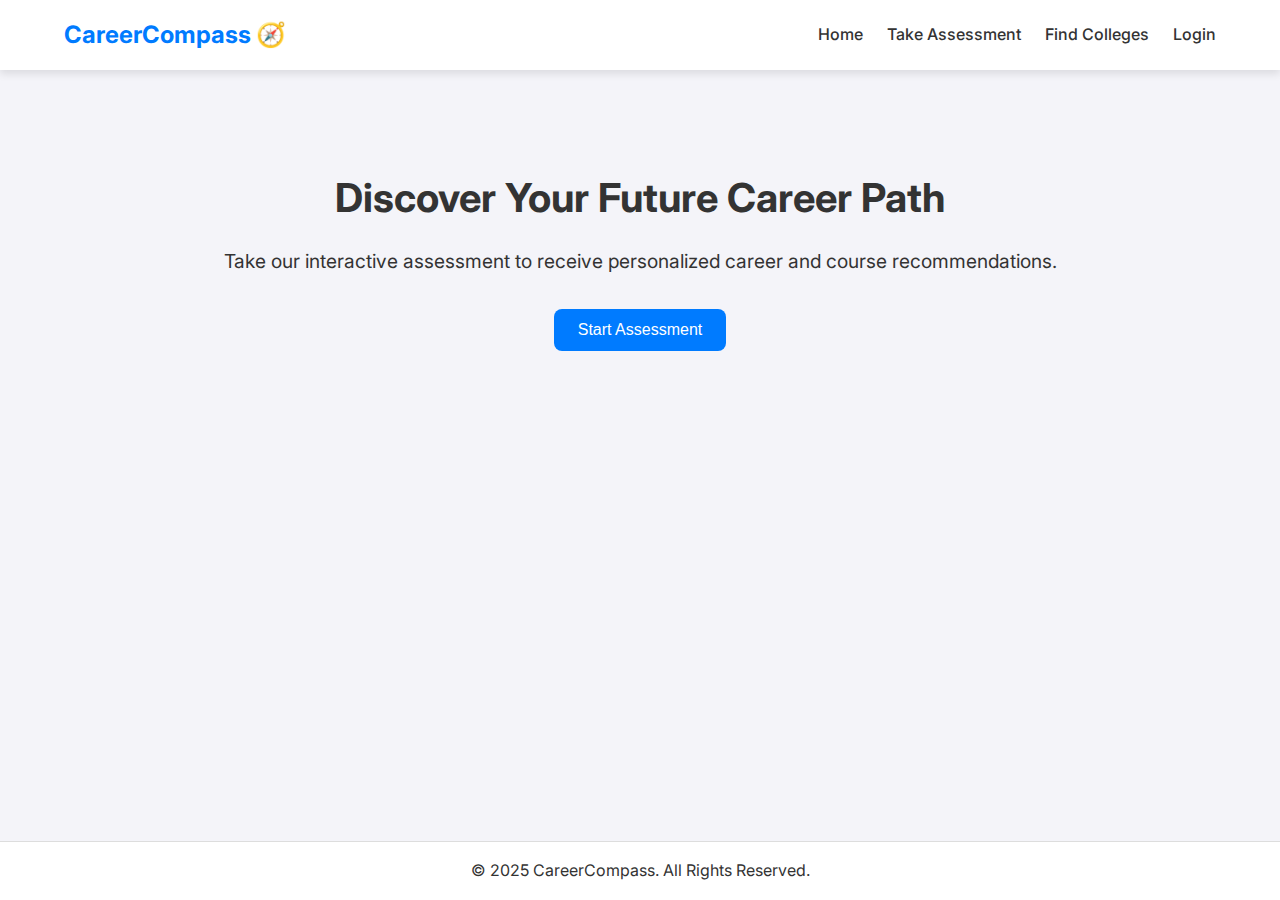
<file: index.html>
<!DOCTYPE html>
<html lang="en">
  <head>
    <meta charset="UTF-8" />
    <meta name="viewport" content="width=device-width, initial-scale=1.0" />
    <title>CareerCompass - Find Your Path</title>
    <link rel="preconnect" href="https://fonts.googleapis.com" />
    <link rel="preconnect" href="https://fonts.gstatic.com" crossorigin />
    <link
      href="https://fonts.googleapis.com/css2?family=Inter:wght@300;400;600;700&display=swap"
      rel="stylesheet"
    />
    <link rel="stylesheet" href="style.css" />
  </head>
  <body>
    <header>
      <nav>
        <a href="#home" class="logo">CareerCompass 🧭</a>
        <ul>
          <li><a href="#home" class="nav-link">Home</a></li>
          <li><a href="#assessment" class="nav-link">Take Assessment</a></li>
          <li><a href="#colleges" class="nav-link">Find Colleges</a></li>
          <li><a href="#login" class="nav-link" id="auth-link">Login</a></li>
        </ul>
      </nav>
    </header>

    <main>
      <section id="home" class="page active">
        <div class="hero">
          <h1>Discover Your Future Career Path</h1>
          <p>
            Take our interactive assessment to receive personalized career and
            course recommendations.
          </p>
          <button id="start-assessment-btn" class="btn btn-primary">
            Start Assessment
          </button>
        </div>
      </section>

      <section id="assessment" class="page">
        <h2>Career Assessment</h2>
        <div id="assessment-container" class="card">
          <div id="question-area">
            <h3 id="question-text"></h3>
            <div id="options-container"></div>
          </div>
          <div id="assessment-navigation">
            <button id="prev-btn" class="btn">Previous</button>
            <button id="next-btn" class="btn">Next</button>
            <button id="submit-btn" class="btn btn-primary">Submit</button>
          </div>
        </div>
      </section>

      <section id="recommendations" class="page">
        <h2>Your Career Recommendations</h2>
        <p>
          Based on your answers, here are the career paths that best match your
          profile.
        </p>
        <div id="recommendations-container" class="grid-container"></div>
        <div id="courses-wrapper" class="card" style="display: none">
          <h3>Suggested Courses</h3>
          <div id="courses-container" class="grid-container"></div>
        </div>
        <div id="nearby-wrapper" class="card" style="display: none">
          <h3>Nearby Colleges For You</h3>
          <p class="muted">
            We used your location to find colleges within your area.
          </p>
          <div id="nearby-colleges" class="grid-container"></div>
        </div>
        <button id="restart-assessment-btn" class="btn">
          Take Assessment Again
        </button>
      </section>

      <section id="colleges" class="page">
        <h2>Find Nearby Colleges</h2>
        <div class="card">
          <div class="toolbar">
            <button id="use-my-location" type="button" class="btn">
              Use My Location
            </button>
            <select id="radius-km" aria-label="Search radius">
              <option value="10">10 km</option>
              <option value="25">25 km</option>
              <option value="30" selected>30 km</option>
              <option value="50">50 km</option>
              <option value="100">100 km</option>
            </select>
          </div>
          <form id="college-filter-form">
            <div class="form-group">
              <label for="location">Enter City:</label>
              <input
                type="text"
                id="location"
                placeholder="e.g., Mumbai, Delhi"
              />
            </div>
            <div class="form-group">
              <label for="course">Filter by Course:</label>
              <select id="course">
                <option value="">All Courses</option>
                <option value="Engineering">Engineering</option>
                <option value="Medicine">Medicine</option>
                <option value="Arts">Arts</option>
                <option value="Commerce">Commerce</option>
              </select>
            </div>
            <div class="form-group">
              <label for="college-type">Filter by College Type:</label>
              <select id="college-type">
                <option value="">All Types</option>
                <option value="Public">Public</option>
                <option value="Private">Private</option>
              </select>
            </div>
            <button type="submit" class="btn btn-primary">
              Search Colleges
            </button>
          </form>
        </div>
        <div id="colleges-container" class="grid-container"></div>
      </section>

      <section id="login" class="page">
        <h2>Login or Create Account</h2>
        <p>(This is a demonstration. No data is saved.)</p>
        <div class="card">
          <form id="login-form">
            <div class="form-group">
              <label for="email">Email Address:</label>
              <input
                type="email"
                id="email"
                placeholder="you@example.com"
                required
              />
            </div>
            <div class="form-group">
              <label for="password">Password:</label>
              <input type="password" id="password" required />
            </div>
            <button type="submit" class="btn btn-primary">Login</button>
          </form>
        </div>
      </section>
    </main>

    <footer>
      <p>&copy; 2025 CareerCompass. All Rights Reserved.</p>
    </footer>

    <div id="loading-overlay" class="hidden">
      <div class="spinner"></div>
      <p>Finding the best options for you…</p>
    </div>

    <div id="toast" class="hidden"></div>

    <script src="script.js"></script>
  </body>
</html>
</file>
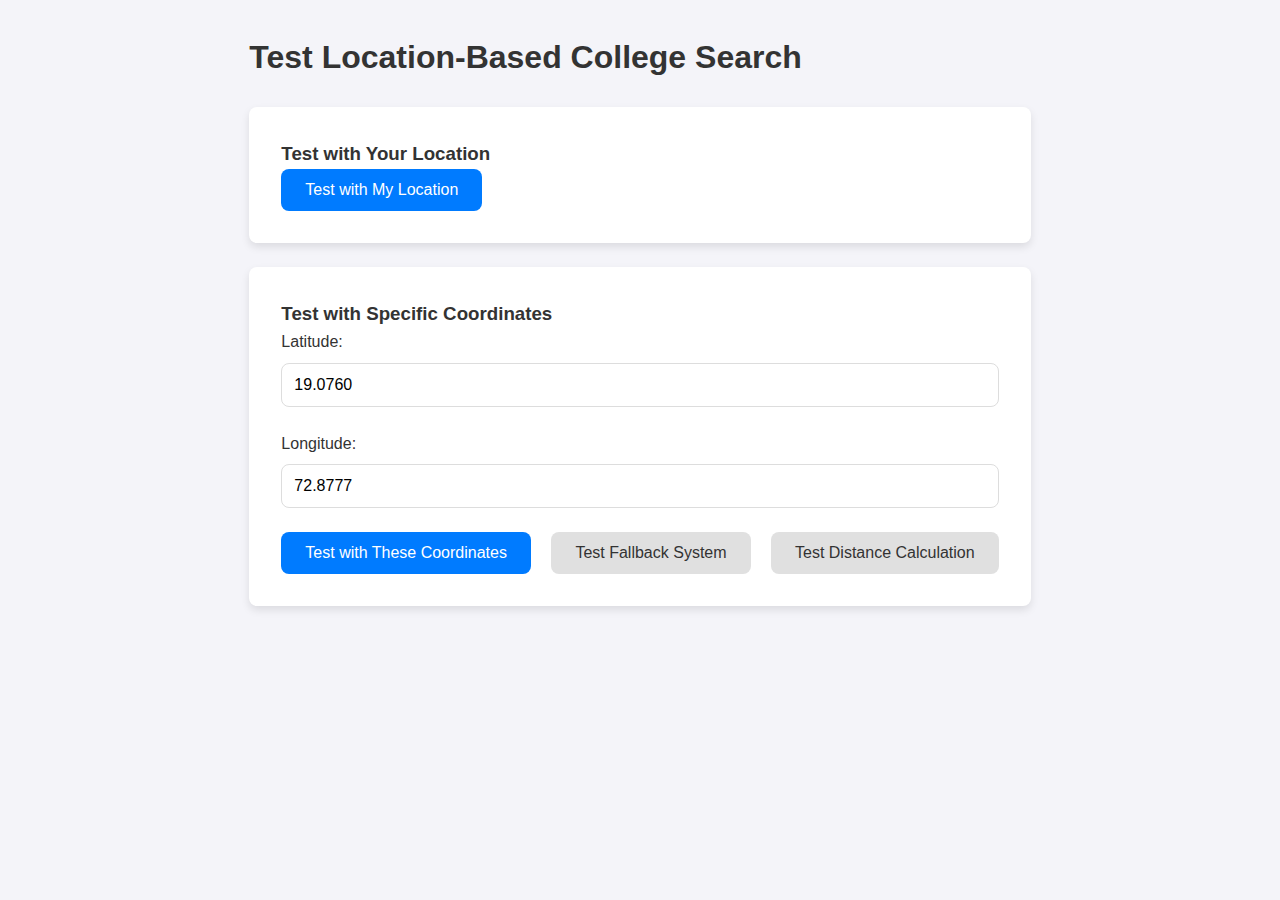
<file: test_location.html>
<!DOCTYPE html>
<html lang="en">
  <head>
    <meta charset="UTF-8" />
    <meta name="viewport" content="width=device-width, initial-scale=1.0" />
    <title>Test Location-Based College Search</title>
    <link rel="stylesheet" href="style.css" />
  </head>
  <body>
    <div style="padding: 2rem; max-width: 1200px; margin: 0 auto">
      <h1>Test Location-Based College Search</h1>

      <div class="card">
        <h3>Test with Your Location</h3>
        <button id="test-my-location" class="btn btn-primary">
          Test with My Location
        </button>
        <p id="location-status"></p>
        <div
          id="debug-info"
          style="
            margin-top: 1rem;
            padding: 1rem;
            background: #f8f9fa;
            border-radius: 4px;
            font-family: monospace;
            font-size: 0.9rem;
            display: none;
          "
        >
          <h4>Debug Information:</h4>
          <div id="debug-content"></div>
        </div>
      </div>

      <div class="card">
        <h3>Test with Specific Coordinates</h3>
        <div class="form-group">
          <label for="test-lat">Latitude:</label>
          <input
            type="number"
            id="test-lat"
            step="0.000001"
            placeholder="e.g., 19.0760"
            value="19.0760"
          />
        </div>
        <div class="form-group">
          <label for="test-lon">Longitude:</label>
          <input
            type="number"
            id="test-lon"
            step="0.000001"
            placeholder="e.g., 72.8777"
            value="72.8777"
          />
        </div>
        <button id="test-coordinates" class="btn btn-primary">
          Test with These Coordinates
        </button>
        <button id="test-fallback" class="btn" style="margin-left: 1rem">
          Test Fallback System
        </button>
        <button id="test-distance" class="btn" style="margin-left: 1rem">
          Test Distance Calculation
        </button>
      </div>

      <div id="results" class="card" style="display: none">
        <h3>Results</h3>
        <div id="results-content"></div>
      </div>
    </div>

    <script>
      const testMyLocationBtn = document.getElementById("test-my-location");
      const testCoordinatesBtn = document.getElementById("test-coordinates");
      const testFallbackBtn = document.getElementById("test-fallback");
      const testDistanceBtn = document.getElementById("test-distance");
      const locationStatus = document.getElementById("location-status");
      const results = document.getElementById("results");
      const resultsContent = document.getElementById("results-content");
      const debugInfo = document.getElementById("debug-info");
      const debugContent = document.getElementById("debug-content");

      function getBrowserLocation() {
        return new Promise((resolve, reject) => {
          if (!navigator.geolocation) {
            reject(new Error("Geolocation not supported"));
            return;
          }
          navigator.geolocation.getCurrentPosition(
            (pos) =>
              resolve({ lat: pos.coords.latitude, lon: pos.coords.longitude }),
            (err) => reject(err),
            { enableHighAccuracy: true, timeout: 8000, maximumAge: 0 }
          );
        });
      }

      async function testLocation(latitude, longitude) {
        try {
          locationStatus.textContent = "Testing location...";
          debugInfo.style.display = "block";
          debugContent.innerHTML = `Testing coordinates: ${latitude}, ${longitude}<br>`;

          const response = await fetch("http://127.0.0.1:5000/test-location", {
            method: "POST",
            headers: { "Content-Type": "application/json" },
            body: JSON.stringify({ latitude, longitude }),
          });

          const data = await response.json();
          debugContent.innerHTML += `Response status: ${response.status}<br>`;
          debugContent.innerHTML += `Response data: ${JSON.stringify(
            data,
            null,
            2
          )}<br>`;

          if (data.error) {
            locationStatus.textContent = `Error: ${data.error}`;
            return;
          }

          locationStatus.textContent = `Found ${data.count} colleges within 30km`;

          // Display results
          results.style.display = "block";
          resultsContent.innerHTML = "";

          if (data.colleges.length === 0) {
            resultsContent.innerHTML =
              "<p>No colleges found within 30km. This might be due to:</p><ul><li>Geoapify API key not set</li><li>No educational institutions in the area</li><li>API rate limiting</li><li>Network issues</li></ul><p>Check the debug information above for more details.</p>";
            return;
          }

          data.colleges.forEach((college, index) => {
            const div = document.createElement("div");
            div.className = "result-card";
            div.innerHTML = `
                        <h3>${college.name}</h3>
                        <p><strong>Address:</strong> ${college.address}</p>
                        <p><strong>Distance:</strong> ${
                          college.distance
                            ? college.distance.toFixed(1) + " km"
                            : "Unknown"
                        }</p>
                        ${
                          college.website
                            ? `<p><strong>Website:</strong> <a href="${college.website}" target="_blank">${college.website}</a></p>`
                            : ""
                        }
                        ${
                          college.phone
                            ? `<p><strong>Phone:</strong> ${college.phone}</p>`
                            : ""
                        }
                        <p><strong>Categories:</strong> ${college.categories.join(
                          ", "
                        )}</p>
                    `;
            resultsContent.appendChild(div);
          });
        } catch (error) {
          locationStatus.textContent = `Error: ${error.message}`;
          console.error("Error testing location:", error);
        }
      }

      testMyLocationBtn.addEventListener("click", async () => {
        try {
          const coords = await getBrowserLocation();
          await testLocation(coords.lat, coords.lon);
        } catch (error) {
          locationStatus.textContent = `Location error: ${error.message}`;
        }
      });

      testCoordinatesBtn.addEventListener("click", () => {
        const lat = parseFloat(document.getElementById("test-lat").value);
        const lon = parseFloat(document.getElementById("test-lon").value);

        if (isNaN(lat) || isNaN(lon)) {
          locationStatus.textContent = "Please enter valid coordinates";
          return;
        }

        testLocation(lat, lon);
      });

      testFallbackBtn.addEventListener("click", async () => {
        const lat = parseFloat(document.getElementById("test-lat").value);
        const lon = parseFloat(document.getElementById("test-lon").value);

        if (isNaN(lat) || isNaN(lon)) {
          locationStatus.textContent = "Please enter valid coordinates";
          return;
        }

        try {
          locationStatus.textContent = "Testing fallback system...";
          debugInfo.style.display = "block";
          debugContent.innerHTML = `Testing fallback with coordinates: ${lat}, ${lon}<br>`;

          const response = await fetch("http://127.0.0.1:5000/test-fallback", {
            method: "POST",
            headers: { "Content-Type": "application/json" },
            body: JSON.stringify({
              latitude: lat,
              longitude: lon,
              radius_km: 30,
            }),
          });

          const data = await response.json();
          debugContent.innerHTML += `Response status: ${response.status}<br>`;
          debugContent.innerHTML += `Response data: ${JSON.stringify(
            data,
            null,
            2
          )}<br>`;

          if (data.error) {
            locationStatus.textContent = `Error: ${data.error}`;
            return;
          }

          locationStatus.textContent = `Fallback system found ${data.count} colleges within 30km`;

          // Display results
          results.style.display = "block";
          resultsContent.innerHTML = "";

          if (data.colleges.length === 0) {
            resultsContent.innerHTML =
              "<p>Fallback system found no colleges. This should not happen!</p>";
            return;
          }

          data.colleges.forEach((college, index) => {
            const div = document.createElement("div");
            div.className = "result-card";
            div.innerHTML = `
               <h3>${college.name}</h3>
               <p><strong>Address:</strong> ${college.address}</p>
               <p><strong>Distance:</strong> ${
                 college.distance
                   ? college.distance.toFixed(1) + " km"
                   : "Unknown"
               }</p>
               ${
                 college.website
                   ? `<p><strong>Website:</strong> <a href="${college.website}" target="_blank">${college.website}</a></p>`
                   : ""
               }
               ${
                 college.phone
                   ? `<p><strong>Phone:</strong> ${college.phone}</p>`
                   : ""
               }
               <p><strong>Categories:</strong> ${college.categories.join(
                 ", "
               )}</p>
             `;
            resultsContent.appendChild(div);
          });
        } catch (error) {
          locationStatus.textContent = `Error: ${error.message}`;
          console.error("Error testing fallback:", error);
        }
      });

      testDistanceBtn.addEventListener("click", async () => {
        const lat = parseFloat(document.getElementById("test-lat").value);
        const lon = parseFloat(document.getElementById("test-lon").value);

        if (isNaN(lat) || isNaN(lon)) {
          locationStatus.textContent = "Please enter valid coordinates";
          return;
        }

        try {
          locationStatus.textContent = "Testing distance calculation...";
          debugInfo.style.display = "block";
          debugContent.innerHTML = `Testing distance calculation with coordinates: ${lat}, ${lon}<br>`;

          const response = await fetch("http://127.0.0.1:5000/test-distance", {
            method: "POST",
            headers: { "Content-Type": "application/json" },
            body: JSON.stringify({ latitude: lat, longitude: lon }),
          });

          const data = await response.json();
          debugContent.innerHTML += `Response status: ${response.status}<br>`;
          debugContent.innerHTML += `Response data: ${JSON.stringify(
            data,
            null,
            2
          )}<br>`;

          if (data.error) {
            locationStatus.textContent = `Error: ${data.error}`;
            return;
          }

          locationStatus.textContent = `Distance calculation test completed`;

          // Display results
          results.style.display = "block";
          resultsContent.innerHTML = "";

          const div = document.createElement("div");
          div.className = "result-card";
          div.innerHTML = `
             <h3>Distance Calculation Test Results</h3>
             <p><strong>Your Location:</strong> ${
               data.user_location.latitude
             }, ${data.user_location.longitude}</p>
             <h4>Distance to Test Colleges:</h4>
             <ul>
               ${data.test_results
                 .map(
                   (result) =>
                     `<li><strong>${result.name}:</strong> ${
                       result.distance_km
                     }km ${
                       result.within_30km
                         ? "✅ (within 30km)"
                         : "❌ (beyond 30km)"
                     }</li>`
                 )
                 .join("")}
             </ul>
           `;
          resultsContent.appendChild(div);
        } catch (error) {
          locationStatus.textContent = `Error: ${error.message}`;
          console.error("Error testing distance:", error);
        }
      });
    </script>
  </body>
</html>
</file>
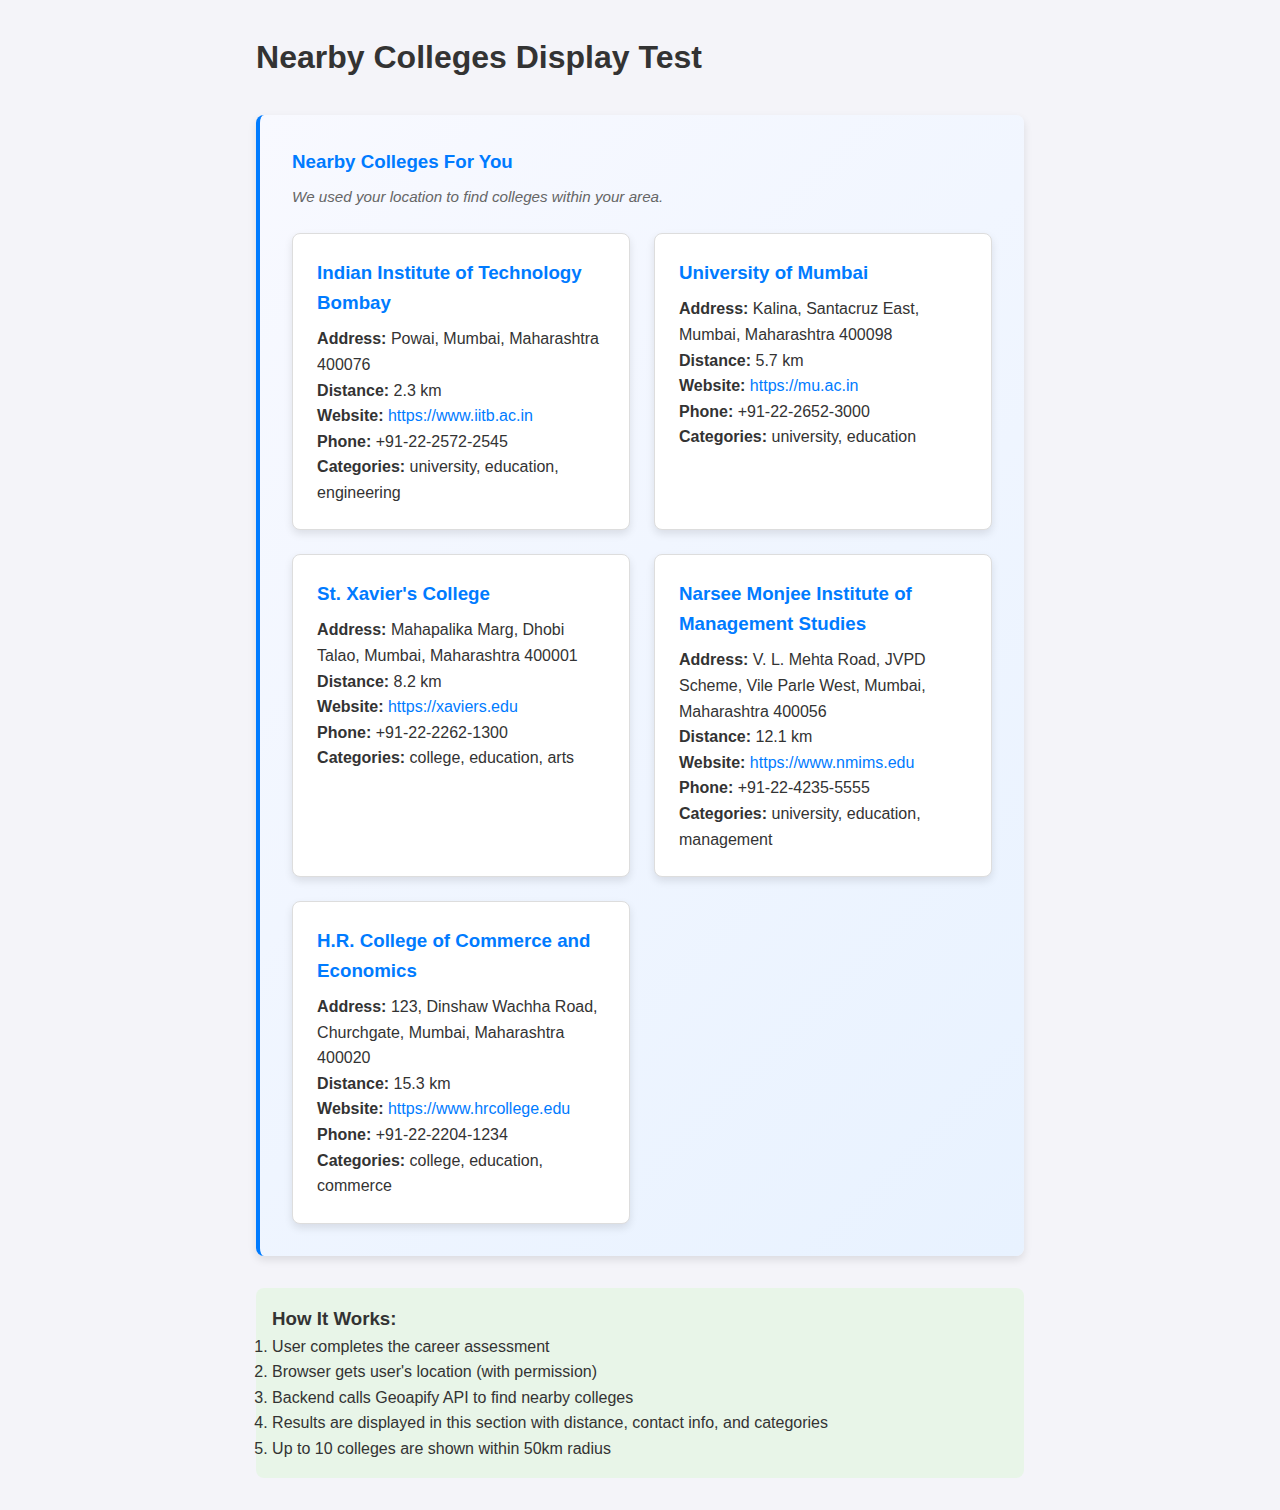
<file: test_nearby_colleges.html>
<!DOCTYPE html>
<html lang="en">
  <head>
    <meta charset="UTF-8" />
    <meta name="viewport" content="width=device-width, initial-scale=1.0" />
    <title>Test Nearby Colleges Display</title>
    <link rel="stylesheet" href="style.css" />
  </head>
  <body>
    <div style="padding: 2rem; max-width: 1200px; margin: 0 auto">
      <h1>Nearby Colleges Display Test</h1>

      <!-- This is how the nearby colleges section will look -->
      <div id="nearby-wrapper" class="card" style="display: block">
        <h3>Nearby Colleges For You</h3>
        <p class="muted">
          We used your location to find colleges within your area.
        </p>
        <div id="nearby-colleges" class="grid-container">
          <!-- Sample college cards -->
          <div class="result-card">
            <h3>Indian Institute of Technology Bombay</h3>
            <p><strong>Address:</strong> Powai, Mumbai, Maharashtra 400076</p>
            <p><strong>Distance:</strong> 2.3 km</p>
            <p>
              <strong>Website:</strong>
              <a href="https://www.iitb.ac.in" target="_blank"
                >https://www.iitb.ac.in</a
              >
            </p>
            <p><strong>Phone:</strong> +91-22-2572-2545</p>
            <p>
              <strong>Categories:</strong> university, education, engineering
            </p>
          </div>

          <div class="result-card">
            <h3>University of Mumbai</h3>
            <p>
              <strong>Address:</strong> Kalina, Santacruz East, Mumbai,
              Maharashtra 400098
            </p>
            <p><strong>Distance:</strong> 5.7 km</p>
            <p>
              <strong>Website:</strong>
              <a href="https://mu.ac.in" target="_blank">https://mu.ac.in</a>
            </p>
            <p><strong>Phone:</strong> +91-22-2652-3000</p>
            <p><strong>Categories:</strong> university, education</p>
          </div>

          <div class="result-card">
            <h3>St. Xavier's College</h3>
            <p>
              <strong>Address:</strong> Mahapalika Marg, Dhobi Talao, Mumbai,
              Maharashtra 400001
            </p>
            <p><strong>Distance:</strong> 8.2 km</p>
            <p>
              <strong>Website:</strong>
              <a href="https://xaviers.edu" target="_blank"
                >https://xaviers.edu</a
              >
            </p>
            <p><strong>Phone:</strong> +91-22-2262-1300</p>
            <p><strong>Categories:</strong> college, education, arts</p>
          </div>

          <div class="result-card">
            <h3>Narsee Monjee Institute of Management Studies</h3>
            <p>
              <strong>Address:</strong> V. L. Mehta Road, JVPD Scheme, Vile
              Parle West, Mumbai, Maharashtra 400056
            </p>
            <p><strong>Distance:</strong> 12.1 km</p>
            <p>
              <strong>Website:</strong>
              <a href="https://www.nmims.edu" target="_blank"
                >https://www.nmims.edu</a
              >
            </p>
            <p><strong>Phone:</strong> +91-22-4235-5555</p>
            <p>
              <strong>Categories:</strong> university, education, management
            </p>
          </div>

          <div class="result-card">
            <h3>H.R. College of Commerce and Economics</h3>
            <p>
              <strong>Address:</strong> 123, Dinshaw Wachha Road, Churchgate,
              Mumbai, Maharashtra 400020
            </p>
            <p><strong>Distance:</strong> 15.3 km</p>
            <p>
              <strong>Website:</strong>
              <a href="https://www.hrcollege.edu" target="_blank"
                >https://www.hrcollege.edu</a
              >
            </p>
            <p><strong>Phone:</strong> +91-22-2204-1234</p>
            <p><strong>Categories:</strong> college, education, commerce</p>
          </div>
        </div>
      </div>

      <div
        style="
          margin-top: 2rem;
          padding: 1rem;
          background: #e8f5e8;
          border-radius: 8px;
        "
      >
        <h3>How It Works:</h3>
        <ol>
          <li>User completes the career assessment</li>
          <li>Browser gets user's location (with permission)</li>
          <li>Backend calls Geoapify API to find nearby colleges</li>
          <li>
            Results are displayed in this section with distance, contact info,
            and categories
          </li>
          <li>Up to 10 colleges are shown within 50km radius</li>
        </ol>
      </div>
    </div>
  </body>
</html>
</file>
<file: style.css>
/* --- Basic Setup & Variables --- */
:root {
  --primary-color: #007bff;
  --primary-hover: #0056b3;
  --secondary-color: #f4f4f9;
  --text-color: #333;
  --light-text: #fff;
  --border-color: #ddd;
  --card-shadow: 0 4px 8px rgba(0, 0, 0, 0.1);
  --border-radius: 8px;
}

* {
  box-sizing: border-box;
  margin: 0;
  padding: 0;
}

body {
  font-family: "Inter", -apple-system, BlinkMacSystemFont, "Segoe UI", Roboto,
    Helvetica, Arial, sans-serif;
  line-height: 1.6;
  background-color: var(--secondary-color);
  color: var(--text-color);
  display: flex;
  flex-direction: column;
  min-height: 100vh;
}

/* --- Layout & Navigation --- */
header {
  background-color: white;
  box-shadow: var(--card-shadow);
  padding: 1rem 5%;
  position: sticky;
  top: 0;
  z-index: 100;
}

nav {
  display: flex;
  justify-content: space-between;
  align-items: center;
}

nav .logo {
  font-size: 1.5rem;
  font-weight: bold;
  color: var(--primary-color);
  text-decoration: none;
}

nav ul {
  list-style: none;
  display: flex;
  gap: 1.5rem;
}

nav a {
  text-decoration: none;
  color: var(--text-color);
  font-weight: 500;
  transition: color 0.3s;
}

nav a:hover,
nav a.active {
  color: var(--primary-color);
}

main {
  flex-grow: 1;
  padding: 2rem 5%;
}

footer {
  text-align: center;
  padding: 1rem;
  background-color: #fff;
  border-top: 1px solid var(--border-color);
  margin-top: auto;
}

/* --- Page Management --- */
.page {
  display: none; /* Pages are hidden by default */
}

.page.active {
  display: block; /* The active page is shown */
  animation: fadeIn 0.5s ease-in-out;
}

@keyframes fadeIn {
  from {
    opacity: 0;
    transform: translateY(10px);
  }
  to {
    opacity: 1;
    transform: translateY(0);
  }
}

/* --- Common Components --- */
.btn {
  padding: 0.75rem 1.5rem;
  border: none;
  border-radius: var(--border-radius);
  background-color: #e0e0e0;
  color: var(--text-color);
  font-size: 1rem;
  cursor: pointer;
  transition: background-color 0.3s, transform 0.2s;
}

.btn:hover {
  transform: translateY(-2px);
}

.btn-primary {
  background-color: var(--primary-color);
  color: var(--light-text);
}

.btn-primary:hover {
  background-color: var(--primary-hover);
}

.card {
  background-color: white;
  padding: 2rem;
  border-radius: var(--border-radius);
  box-shadow: var(--card-shadow);
  margin-top: 1.5rem;
}

.grid-container {
  display: grid;
  grid-template-columns: repeat(auto-fit, minmax(300px, 1fr));
  gap: 1.5rem;
  margin-top: 1.5rem;
}

/* --- Specific Page Styles --- */
.hero {
  text-align: center;
  padding: 4rem 1rem;
}

.hero h1 {
  font-size: 2.5rem;
  margin-bottom: 1rem;
}

.hero p {
  font-size: 1.2rem;
  margin-bottom: 2rem;
}

/* Assessment Styles */
#assessment-container {
  max-width: 700px;
  margin: auto;
}
#question-area h3 {
  margin-bottom: 1.5rem;
}
#options-container {
  display: flex;
  flex-direction: column;
  gap: 1rem;
}
.option {
  display: block;
  padding: 1rem;
  border: 1px solid var(--border-color);
  border-radius: var(--border-radius);
  cursor: pointer;
  transition: background-color 0.3s;
}
.option:hover {
  background-color: var(--secondary-color);
}
.option input {
  margin-right: 0.75rem;
}
#assessment-navigation {
  margin-top: 2rem;
  display: flex;
  justify-content: space-between;
}

/* Form Styles */
.form-group {
  margin-bottom: 1.5rem;
}
.form-group label {
  display: block;
  margin-bottom: 0.5rem;
  font-weight: 500;
}
.form-group input,
.form-group select {
  width: 100%;
  padding: 0.75rem;
  border: 1px solid var(--border-color);
  border-radius: var(--border-radius);
  font-size: 1rem;
}

/* Recommendation & College Card Styles */
.result-card {
  background-color: white;
  border: 1px solid var(--border-color);
  border-radius: var(--border-radius);
  padding: 1.5rem;
  box-shadow: var(--card-shadow);
  transition: transform 0.3s;
}
.result-card:hover {
  transform: translateY(-5px);
}
.result-card h3 {
  color: var(--primary-color);
  margin-bottom: 0.5rem;
}
.result-card .match-score {
  font-weight: bold;
  color: #28a745;
  font-size: 1.2rem;
  margin-bottom: 1rem;
}
.result-card ul {
  list-style-position: inside;
  padding-left: 0;
  margin-top: 1rem;
}

/* Nearby Colleges Specific Styles */
#nearby-wrapper {
  margin-top: 2rem;
  background: linear-gradient(135deg, #f8f9ff 0%, #e8f2ff 100%);
  border-left: 4px solid var(--primary-color);
}

#nearby-wrapper h3 {
  color: var(--primary-color);
  margin-bottom: 0.5rem;
}

#nearby-wrapper .muted {
  color: #666;
  font-style: italic;
  margin-bottom: 1rem;
}

.result-card a {
  color: var(--primary-color);
  text-decoration: none;
}

.result-card a:hover {
  text-decoration: underline;
}

/* --- Utility & Responsive --- */
.hidden {
  display: none;
}
#submit-btn.hidden,
#prev-btn.hidden {
  display: none;
}
/* --- New UI Elements --- */
.toolbar {
  display: flex;
  gap: 1rem;
  align-items: center;
  margin-bottom: 1rem;
}
.muted {
  color: #666;
  font-size: 0.95rem;
}

#loading-overlay {
  position: fixed;
  inset: 0;
  background: rgba(255, 255, 255, 0.8);
  display: flex;
  flex-direction: column;
  align-items: center;
  justify-content: center;
  gap: 1rem;
  z-index: 1000;
}
#loading-overlay.hidden {
  display: none !important;
}
.spinner {
  width: 40px;
  height: 40px;
  border: 4px solid #ddd;
  border-top-color: var(--primary-color);
  border-radius: 50%;
  animation: spin 0.8s linear infinite;
}
@keyframes spin {
  to {
    transform: rotate(360deg);
  }
}

#toast {
  position: fixed;
  bottom: 20px;
  right: 20px;
  background: #333;
  color: #fff;
  padding: 0.75rem 1rem;
  border-radius: 6px;
  box-shadow: var(--card-shadow);
  z-index: 1001;
}

@media (max-width: 768px) {
  nav ul {
    display: none; /* Simple mobile menu - can be enhanced with JS */
  }
  .hero h1 {
    font-size: 2rem;
  }
}
</file>
